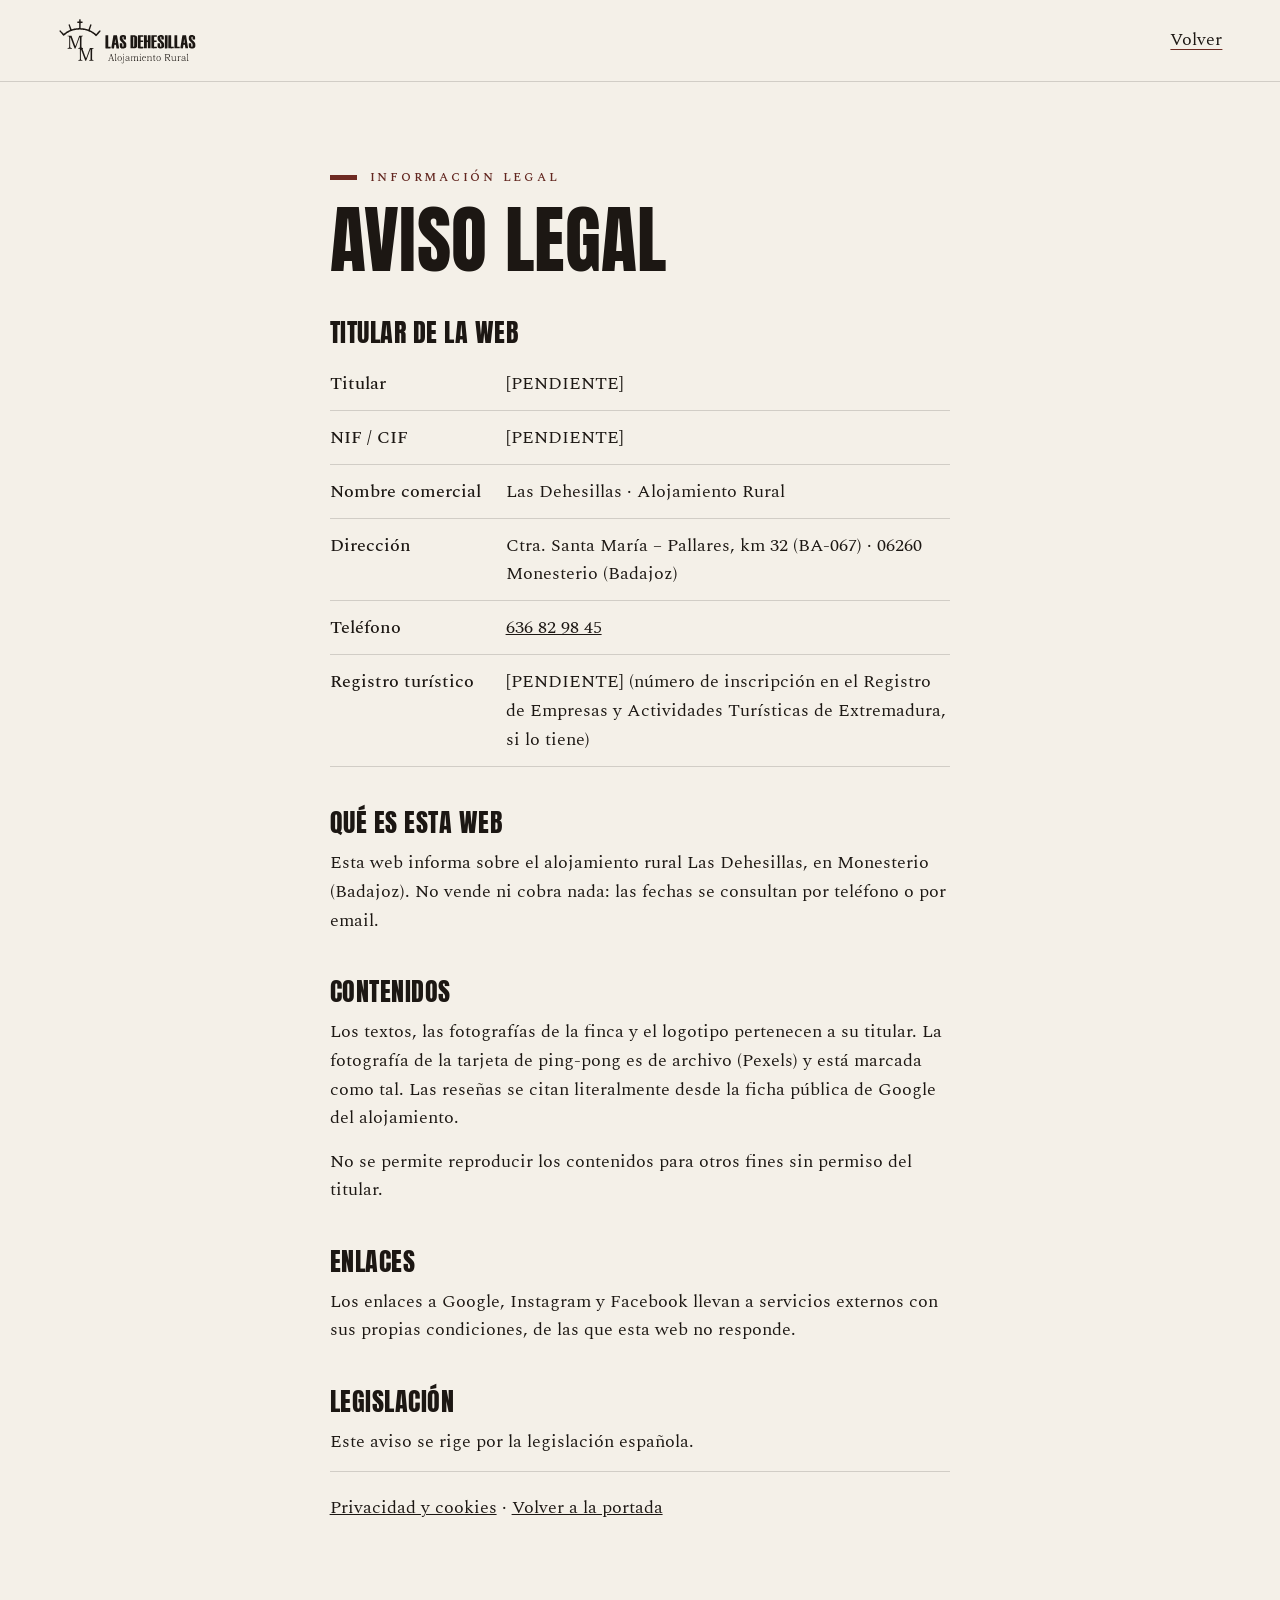
<file: aviso-legal.html>
<!DOCTYPE html>
<html lang="es">
<head>
<meta charset="utf-8">
<meta name="robots" content="noindex, nofollow">
<meta name="viewport" content="width=device-width, initial-scale=1">
<title>Aviso legal · Las Dehesillas</title>
<link rel="icon" href="assets/favicon.svg" type="image/svg+xml">
<link rel="preconnect" href="https://fonts.googleapis.com">
<link rel="preconnect" href="https://fonts.gstatic.com" crossorigin>
<link rel="stylesheet" href="https://fonts.googleapis.com/css2?family=Anton&family=Spectral:ital,wght@0,300;0,400;0,500;1,300;1,400&family=Spectral+SC:wght@400;500&display=swap">
<link rel="stylesheet" href="css/estilos.css?v=f9603875">
</head>
<body class="legal">

<header class="legal__cabecera">
  <a href="index.html" aria-label="Volver a la portada de Las Dehesillas"><img src="assets/logo-dehesillas.svg" width="558" height="184" alt="Las Dehesillas · Alojamiento Rural"></a>
  <a class="enlace" href="index.html">Volver</a>
</header>

<main class="legal__cuerpo" id="contenido">
  <p class="antetitulo">Información legal</p>
  <h1 class="titular">Aviso legal</h1>

  <h2>Titular de la web</h2>
  <dl class="legal__datos">
    <div><dt>Titular</dt><dd>[PENDIENTE]</dd></div>
    <div><dt>NIF / CIF</dt><dd>[PENDIENTE]</dd></div>
    <div><dt>Nombre comercial</dt><dd>Las Dehesillas · Alojamiento Rural</dd></div>
    <div><dt>Dirección</dt><dd>Ctra. Santa María – Pallares, km 32 (BA-067) · 06260 Monesterio (Badajoz)</dd></div>
    <div><dt>Teléfono</dt><dd><a href="tel:+34636829845">636 82 98 45</a></dd></div>
    <div><dt>Registro turístico</dt><dd>[PENDIENTE] (número de inscripción en el Registro de Empresas y Actividades Turísticas de Extremadura, si lo tiene)</dd></div>
  </dl>

  <h2>Qué es esta web</h2>
  <p>Esta web informa sobre el alojamiento rural Las Dehesillas, en Monesterio (Badajoz). No vende ni cobra nada: las fechas se consultan por teléfono o por email.</p>

  <h2>Contenidos</h2>
  <p>Los textos, las fotografías de la finca y el logotipo pertenecen a su titular. La fotografía de la tarjeta de ping-pong es de archivo (Pexels) y está marcada como tal. Las reseñas se citan literalmente desde la ficha pública de Google del alojamiento.</p>
  <p>No se permite reproducir los contenidos para otros fines sin permiso del titular.</p>

  <h2>Enlaces</h2>
  <p>Los enlaces a Google, Instagram y Facebook llevan a servicios externos con sus propias condiciones, de las que esta web no responde.</p>

  <h2>Legislación</h2>
  <p>Este aviso se rige por la legislación española.</p>

  <p class="legal__pie"><a href="privacidad.html">Privacidad y cookies</a> · <a href="index.html">Volver a la portada</a></p>
</main>

</body>
</html>
</file>
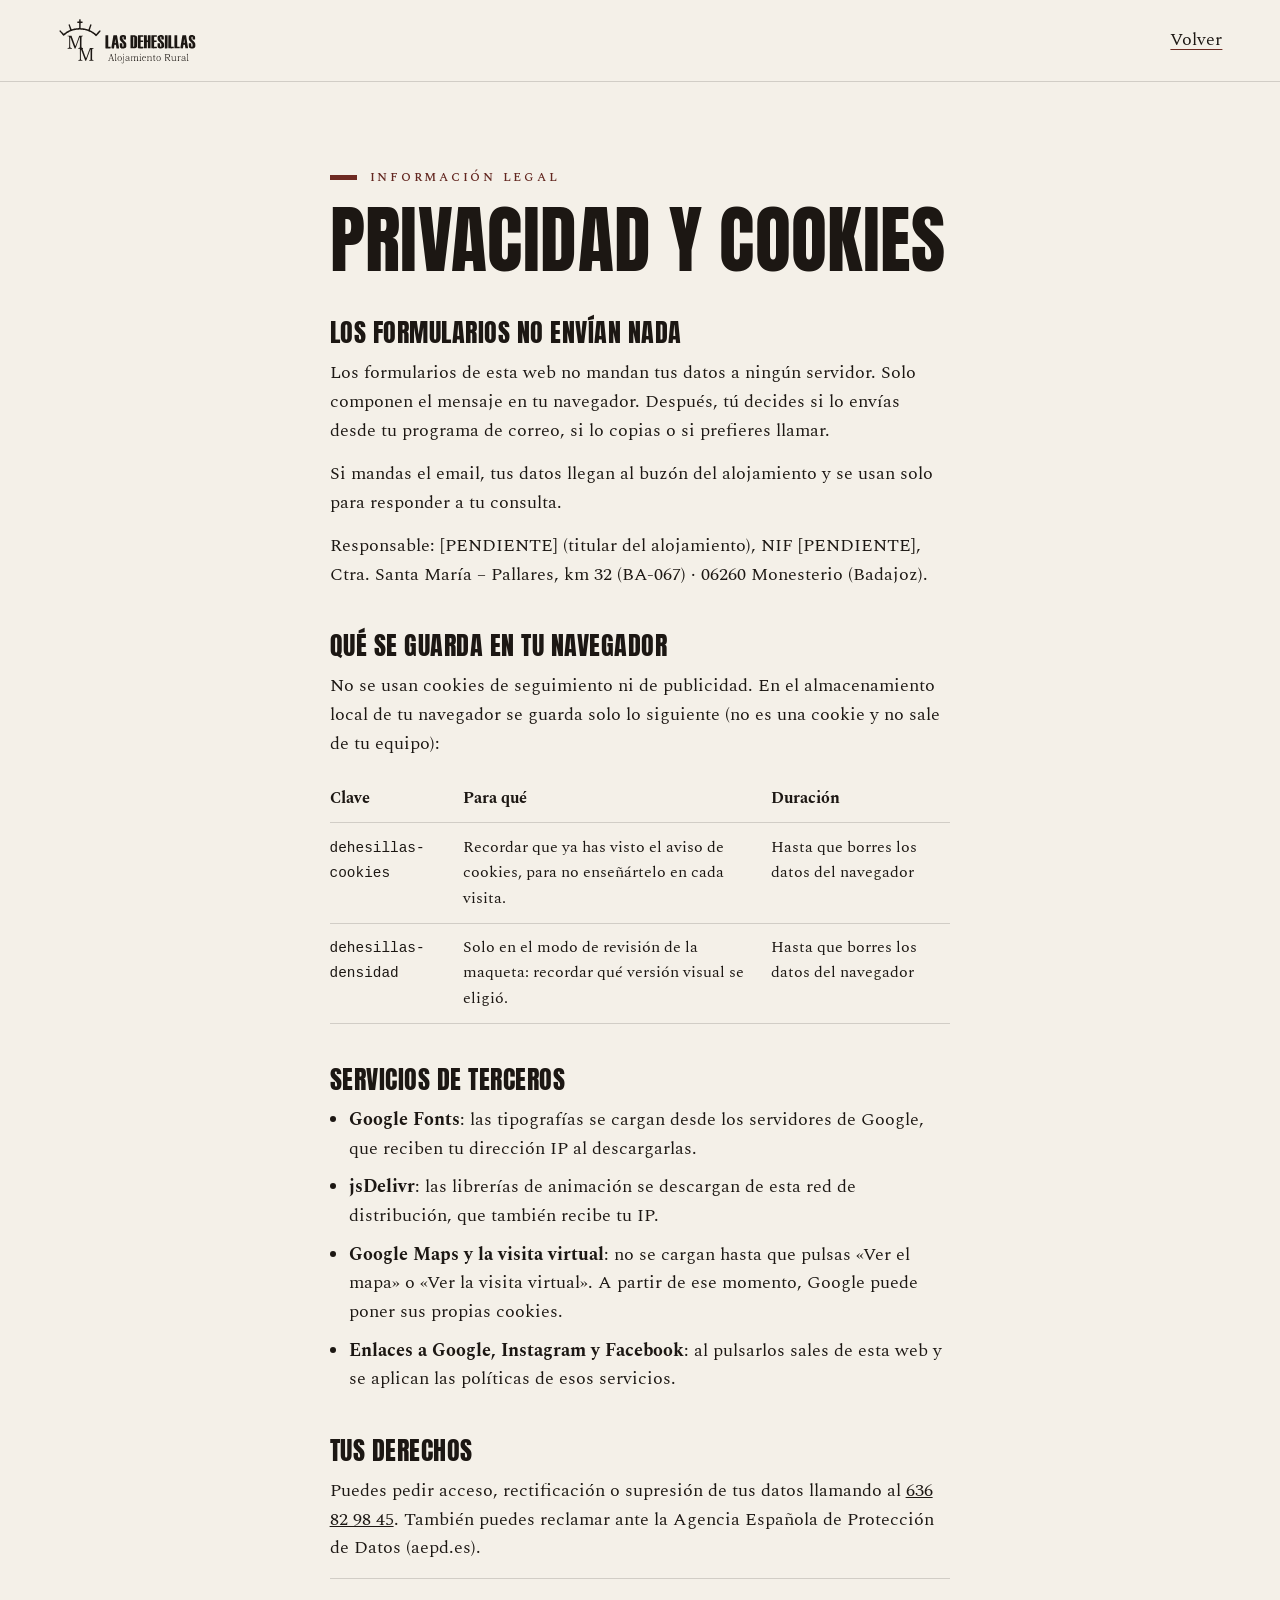
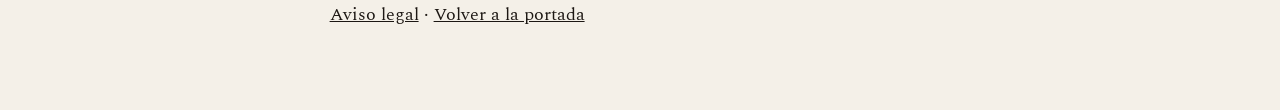
<file: privacidad.html>
<!DOCTYPE html>
<html lang="es">
<head>
<meta charset="utf-8">
<meta name="robots" content="noindex, nofollow">
<meta name="viewport" content="width=device-width, initial-scale=1">
<title>Privacidad y cookies · Las Dehesillas</title>
<link rel="icon" href="assets/favicon.svg" type="image/svg+xml">
<link rel="preconnect" href="https://fonts.googleapis.com">
<link rel="preconnect" href="https://fonts.gstatic.com" crossorigin>
<link rel="stylesheet" href="https://fonts.googleapis.com/css2?family=Anton&family=Spectral:ital,wght@0,300;0,400;0,500;1,300;1,400&family=Spectral+SC:wght@400;500&display=swap">
<link rel="stylesheet" href="css/estilos.css?v=f9603875">
</head>
<body class="legal">

<header class="legal__cabecera">
  <a href="index.html" aria-label="Volver a la portada de Las Dehesillas"><img src="assets/logo-dehesillas.svg" width="558" height="184" alt="Las Dehesillas · Alojamiento Rural"></a>
  <a class="enlace" href="index.html">Volver</a>
</header>

<main class="legal__cuerpo" id="contenido">
  <p class="antetitulo">Información legal</p>
  <h1 class="titular">Privacidad y cookies</h1>

  <h2>Los formularios no envían nada</h2>
  <p>Los formularios de esta web no mandan tus datos a ningún servidor. Solo componen el mensaje en tu navegador. Después, tú decides si lo envías desde tu programa de correo, si lo copias o si prefieres llamar.</p>
  <p>Si mandas el email, tus datos llegan al buzón del alojamiento y se usan solo para responder a tu consulta.</p>
  <p>Responsable: [PENDIENTE] (titular del alojamiento), NIF [PENDIENTE], Ctra. Santa María – Pallares, km 32 (BA-067) · 06260 Monesterio (Badajoz).</p>

  <h2>Qué se guarda en tu navegador</h2>
  <p>No se usan cookies de seguimiento ni de publicidad. En el almacenamiento local de tu navegador se guarda solo lo siguiente (no es una cookie y no sale de tu equipo):</p>
  <table class="legal__tabla">
    <thead><tr><th scope="col">Clave</th><th scope="col">Para qué</th><th scope="col">Duración</th></tr></thead>
    <tbody>
      <tr><td><code>dehesillas-cookies</code></td><td>Recordar que ya has visto el aviso de cookies, para no enseñártelo en cada visita.</td><td>Hasta que borres los datos del navegador</td></tr>
      <!-- [MANDO DE MAQUETA] fila eliminable junto con el mando, ver README -->
      <tr><td><code>dehesillas-densidad</code></td><td>Solo en el modo de revisión de la maqueta: recordar qué versión visual se eligió.</td><td>Hasta que borres los datos del navegador</td></tr>
    </tbody>
  </table>

  <h2>Servicios de terceros</h2>
  <ul>
    <li><strong>Google Fonts</strong>: las tipografías se cargan desde los servidores de Google, que reciben tu dirección IP al descargarlas.</li>
    <li><strong>jsDelivr</strong>: las librerías de animación se descargan de esta red de distribución, que también recibe tu IP.</li>
    <li><strong>Google Maps y la visita virtual</strong>: no se cargan hasta que pulsas «Ver el mapa» o «Ver la visita virtual». A partir de ese momento, Google puede poner sus propias cookies.</li>
    <li><strong>Enlaces a Google, Instagram y Facebook</strong>: al pulsarlos sales de esta web y se aplican las políticas de esos servicios.</li>
  </ul>

  <h2>Tus derechos</h2>
  <p>Puedes pedir acceso, rectificación o supresión de tus datos llamando al <a href="tel:+34636829845">636 82 98 45</a>. También puedes reclamar ante la Agencia Española de Protección de Datos (aepd.es).</p>

  <p class="legal__pie"><a href="aviso-legal.html">Aviso legal</a> · <a href="index.html">Volver a la portada</a></p>
</main>

</body>
</html>
</file>
<file: css/estilos.css>
/* ═══════════════════════════════════════════════════════════════════════════
   Las Dehesillas · «Cal y almagre»
   Paleta medida con PIL en sus fotos (scripts/paleta.py), corrigiendo en cada
   una el balance de blancos contra un trozo de cal de la misma fachada:
     almagre  zócalo al sol (Foto-144) #61251E · zócalo del patio (Foto-142)
              #6F352D → #6E2A22, entre las dos. Matiz 6–7º: rojo óxido. El
              #632536 de su web actual es un vino (344º): no es su pared.
              Es el ÚNICO acento.
     cal      la referencia de blanco de la corrección: #F4F0E8 (fondo);
              superficie, una cal más tostada #EAE2D3.
     teja     alero del patio (Foto-142) #B67161 · encina, copa en la aérea
              #5B6154. Las dos solo en el dibujo de las casas.
   Contrastes (scripts/paleta.py y verificar.mjs): tinta/cal 15,6:1 ·
   almagre/cal 9,2:1 · almagre/cal tostada 8,1:1 · cal/carbón 16,3:1.
   Letra: Anton (como «LAS DEHESILLAS»: ancho 0,99 y mancha 0,62 frente a 0,60
   del logo, ver scripts/comparar-letra.py) + Spectral (como «Alojamiento Rural»).
   ═══════════════════════════════════════════════════════════════════════════ */

:root {
  --cal: #F4F0E8;
  --cal-tostada: #EAE2D3;
  --cal-honda: #DED3BF;
  --tinta: #1C1713;
  --carbon: #16130F;
  --almagre: #6E2A22;
  --almagre-hondo: #521E18;
  --teja: #B67161;
  --encina: #5B6154;

  /* derivados del acento, nunca otro color: */
  --acento-texto: #5F241D;                                                  /* respaldo sin color-mix */
  --acento-texto: color-mix(in srgb, var(--almagre) 86%, var(--tinta));     /* texto pequeño sobre cal: 10,9:1 */
  --almagre-claro: #D9A699;
  --almagre-claro: color-mix(in srgb, var(--almagre) 30%, var(--cal));      /* texto sobre carbón: ≥ 7:1 */
  --almagre-vivo: #8E3E25;
  --almagre-vivo: color-mix(in srgb, var(--almagre) 75%, #F07A2E);          /* el monograma ya enfriado, sobre carbón */

  --apagado: #5A5047;                                    /* texto secundario sobre cal (≥ 7:1) */
  --apagado-oscuro: rgba(244, 240, 232, .76);           /* texto secundario sobre carbón (≥ 10:1) */
  --linea: rgba(28, 23, 19, .16);

  --tipo-rotulo: 'Anton', 'Impact', 'Arial Narrow', sans-serif;
  --tipo-texto: 'Spectral', Georgia, 'Times New Roman', serif;
  --tipo-versal: 'Spectral SC', 'Spectral', Georgia, serif;

  --cab: 76px;
  --margen: clamp(1rem, 4.5vw, 4.5rem);
  --zocalo: clamp(58px, 9vh, 92px);
  --suave: cubic-bezier(.22, 1, .36, 1);
}

*, *::before, *::after { box-sizing: border-box; }
html { -webkit-text-size-adjust: 100%; text-size-adjust: 100%; overflow-x: clip; }
html:not(.lenis) { scroll-behavior: smooth; }
html.lenis, html.lenis body { height: auto; }
.lenis.lenis-smooth { scroll-behavior: auto !important; }
.lenis.lenis-smooth [data-lenis-prevent] { overscroll-behavior: contain; }
.lenis.lenis-stopped { overflow: hidden; }

body {
  margin: 0;
  background: var(--cal);
  color: var(--tinta);
  font: 400 1.125rem/1.6 var(--tipo-texto);
  overflow-x: clip;
  -webkit-font-smoothing: antialiased;
}
img, svg { display: block; max-width: 100%; }
img { height: auto; }
a { color: inherit; }
h1, h2, h3, p, figure, blockquote, dl, dd, ul, ol, address { margin: 0; }
address { font-style: normal; }
button, input, select, textarea { font: inherit; color: inherit; }
.simbolos { position: absolute; width: 0; height: 0; overflow: hidden; }

.visualmente-oculto {
  position: absolute !important; width: 1px; height: 1px; padding: 0; margin: -1px;
  overflow: hidden; clip: rect(0 0 0 0); white-space: nowrap; border: 0;
}
.salto-contenido {
  position: fixed; left: 1rem; top: -4rem; z-index: 1000;
  padding: .7rem 1rem;
  background: var(--tinta); color: var(--cal); text-decoration: none;
}
.salto-contenido:focus { top: 1rem; }
:focus-visible { outline: 2px solid var(--almagre); outline-offset: 3px; }

/* ═══════════════ piezas comunes ═══════════════ */
.antetitulo {
  display: flex; align-items: center; gap: .8rem;
  margin-bottom: 1.1rem;
  font: 500 .86rem/1 var(--tipo-versal);
  letter-spacing: .2em; text-transform: lowercase;
  color: var(--acento-texto);
}
/* un zócalo en miniatura delante de cada antetítulo */
.antetitulo::before { content: ''; flex: none; width: 1.7rem; height: 5px; background: var(--almagre); }
.titular {
  /* 1,02 y no menos: con .92 la tilde de una mayúscula (AGUAFRÍA) se mete en la línea de arriba */
  font: 400 clamp(2.6rem, 6vw, 5.6rem)/1.02 var(--tipo-rotulo);
  text-transform: uppercase; letter-spacing: .005em;
}
.entrada { margin-top: 1.3rem; max-width: 36rem; font-size: clamp(1.18rem, 1.6vw, 1.32rem); font-weight: 300; line-height: 1.5; }
.enlace {
  padding: 0; border: 0; background: none; color: inherit; cursor: pointer;
  text-decoration: underline; text-underline-offset: .22em; text-decoration-thickness: 1px;
  text-decoration-color: var(--almagre);
}
.estrella { font-family: 'Segoe UI Symbol', 'Noto Sans Symbols 2', sans-serif; font-size: .62em; vertical-align: .38em; margin-left: .04em; color: var(--almagre); }

.boton {
  --fondo: var(--tinta); --texto: var(--cal); --borde: transparent;
  display: inline-flex; align-items: center; justify-content: center; gap: .6rem;
  min-height: 3.25rem; padding: .95rem 1.55rem;
  border: 1.5px solid var(--borde); border-radius: 2px;
  background: var(--fondo); color: var(--texto);
  font: 400 1rem/1 var(--tipo-rotulo); letter-spacing: .07em; text-transform: uppercase;
  text-decoration: none; cursor: pointer;
  transition: background-color .35s var(--suave), color .35s var(--suave), border-color .35s var(--suave);
}
.boton--almagre { --fondo: var(--almagre); --texto: var(--cal); }
.boton--almagre:hover { --fondo: var(--almagre-hondo); }
.boton--linea { --fondo: transparent; --texto: var(--tinta); --borde: var(--tinta); }
.boton--linea:hover { --fondo: var(--tinta); --texto: var(--cal); }
.boton--mini { min-height: 2.7rem; padding: .7rem 1.1rem; font-size: .92rem; }

/* titulares partidos (char-reveal) */
[data-revelar] .palabra {
  display: inline-block; white-space: nowrap; vertical-align: top;
  overflow: hidden;
  /* la caja recortada crece para no cortar tildes ni descendentes */
  padding: .16em .02em .1em; margin: -.16em -.02em -.1em;
}
[data-revelar] .letra, [data-revelar] .palabra-int { display: inline-block; }
.con-movimiento [data-revelar] .letra,
.con-movimiento [data-revelar] .palabra-int { transform: translateY(112%); }

/* el zócalo: banda de almagre con su filete encima, como en la pared */
.zocalo {
  position: relative;
  display: flex; align-items: center;
  min-height: var(--zocalo);
  padding: 0 var(--margen);
  background: var(--almagre); color: var(--cal);
}
.zocalo::before {
  content: ''; position: absolute; left: 0; right: 0; top: -10px; height: 4px;
  background: var(--almagre);
}
.zocalo__texto {
  font: 400 clamp(.82rem, 1.1vw, .98rem)/1.3 var(--tipo-versal);
  letter-spacing: .18em; text-transform: lowercase;
}
.zocalo__punto { margin: 0 .5em; }

/* separador grande: el zócalo que se pinta de lado a lado */
.separa { position: relative; z-index: 1; padding-top: 10px; }
.separa__banda {
  position: relative; display: block;
  height: clamp(22px, 3vw, 34px);
  background: var(--almagre);
}
.separa__banda::before { content: ''; position: absolute; left: 0; right: 0; top: -10px; height: 4px; background: var(--almagre); }
.con-movimiento .separa__banda { clip-path: inset(-12px 100% 0 0); transition: clip-path 1.5s cubic-bezier(.77, 0, .18, 1); }
.con-movimiento .separa.es-pintada .separa__banda { clip-path: inset(-12px 0 0 0); }

/* consentimiento (mapa y visita virtual): nada de Google hasta el clic */
.consentimiento {
  position: absolute; inset: 0;
  display: grid; align-content: center; justify-items: start; gap: 1.1rem;
  padding: clamp(1.4rem, 3vw, 2.4rem);
  background: var(--cal-tostada);
}
.consentimiento p { max-width: 24rem; font-size: 1rem; color: var(--apagado); }

/* ═══════════════ cortina: el monograma al rojo ═══════════════ */
.cortina {
  position: fixed; inset: 0; z-index: 900;
  display: none;
  pointer-events: none;
  background: var(--carbon);                 /* provisional hasta que el JS pinta el panel */
}
.cortina[hidden] { display: none; }           /* su propia regla: [hidden] no gana a display:block */
.con-js .cortina { display: block; }
html.con-js .cortina.cortina--pintada { background: transparent; }
html.con-js .cortina.fuera,
html.con-js.cortina-fuera .cortina { display: none; }
.cortina__lienzo { position: absolute; inset: 0; width: 100%; height: 100%; }
.cortina__panel { fill: var(--carbon); }
.cortina__contenido {
  position: absolute; inset: 0;
  display: grid; place-content: center; justify-items: center;
  gap: clamp(.8rem, 2.4vh, 1.4rem);
  color: var(--cal);
}
.cortina__sello { position: relative; width: min(42vw, 28vh, 210px); aspect-ratio: 178 / 176; }
.cortina__mm { position: absolute; inset: 0; width: 100%; height: 100%; overflow: visible; will-change: opacity; }
/* tres temperaturas del mismo dibujo; solo se anima su opacidad */
.cortina__mm--vivo { color: #FFF4CF; }
.cortina__mm--brasa { color: #F2843A; }
.cortina__mm--almagre { color: var(--almagre-vivo); }
/* el halo de brasa: copias con un desenfoque FIJO (nunca se anima el filtro) */
.cortina__mm--halo { color: #FFB04A; filter: blur(5px); }
.cortina__mm--halo-ancho { color: #E2561A; filter: blur(20px); transform: scale(1.06); }
.con-js .cortina__mm { opacity: 0; }
.cortina__nombre {
  overflow: hidden; padding: .1em .05em 0;
  font: 400 clamp(2.1rem, 6.4vw, 4.4rem)/1 var(--tipo-rotulo);
  text-transform: uppercase; letter-spacing: .02em;
}
.cortina__nombre span { display: inline-block; }
.con-js .cortina__nombre span { transform: translateY(112%); }
.cortina__pie {
  font: 300 clamp(1.05rem, 2vw, 1.4rem)/1 var(--tipo-texto);
  letter-spacing: .2em; color: var(--apagado-oscuro);
}
.con-js .cortina__pie { opacity: 0; }

/* ═══════════════ cabecera ═══════════════ */
.cabecera {
  position: fixed; top: 0; left: 0; right: 0; z-index: 400;
  height: var(--cab);
  display: flex; align-items: center; gap: clamp(1rem, 2.6vw, 2.4rem);
  padding: 0 var(--margen);
  transition: background-color .45s var(--suave), box-shadow .45s var(--suave);
}
.cabecera--fija {
  background: rgba(244, 240, 232, .88);
  -webkit-backdrop-filter: blur(12px); backdrop-filter: blur(12px);
  box-shadow: 0 1px 0 var(--linea);
}
.marca { position: relative; z-index: 2; display: flex; align-items: center; gap: .7rem; flex: none; text-decoration: none; }
.marca__mm { width: 38px; height: 38px; color: var(--tinta); }
.marca__nombre { font: 400 1.32rem/1 var(--tipo-rotulo); text-transform: uppercase; letter-spacing: .02em; }
.cabecera__nav { display: flex; gap: clamp(1rem, 2.2vw, 2rem); margin-left: auto; }
.cabecera__nav a { position: relative; text-decoration: none; font-size: 1.04rem; }
.cabecera__nav a::after {
  content: ''; position: absolute; left: 0; right: 0; bottom: -6px; height: 3px;
  background: var(--almagre); transform: scaleX(0); transform-origin: 0 50%;
  transition: transform .45s var(--suave);
}
.cabecera__nav a:hover::after { transform: scaleX(1); }
.cabecera__llamar-movil { display: none; }
.cabecera__cta { flex: none; }
/* la barra de lectura es un zócalo que crece */
.cabecera__progreso {
  position: absolute; left: 0; right: 0; bottom: -1px; height: 4px;
  background: var(--almagre);
  transform: scaleX(var(--p, 0)); transform-origin: 0 50%;
  opacity: 0; transition: opacity .3s;
}
.cabecera--fija .cabecera__progreso { opacity: 1; }

.hamburguesa {
  display: none;
  position: relative; z-index: 2;
  width: 46px; height: 46px; margin-left: auto;
  border: 1.5px solid var(--tinta); border-radius: 2px;
  background: transparent; cursor: pointer;
  place-content: center; gap: 6px;
}
.hamburguesa__linea { display: block; width: 18px; height: 1.5px; background: currentColor; transition: transform .4s var(--suave); }
.menu-abierto .hamburguesa__linea:first-child { transform: translateY(3.75px) rotate(45deg); }
.menu-abierto .hamburguesa__linea:nth-child(2) { transform: translateY(-3.75px) rotate(-45deg); }

/* ═══════════════ hero ═══════════════ */
.hero {
  position: relative;
  min-height: 100vh; min-height: 100svh;
  display: grid;
  grid-template-columns: minmax(0, 1.1fr) minmax(0, .9fr);
  grid-template-rows: 1fr auto;
  column-gap: clamp(2rem, 5vw, 5rem);
  padding: calc(var(--cab) + clamp(1rem, 3vh, 2.4rem)) var(--margen) 0;
  background: var(--cal);
}
.hero__texto { align-self: center; padding-bottom: clamp(1.6rem, 5vh, 3.4rem); }
.hero__titulo {
  font: 400 clamp(3.2rem, 7.6vw, 8.6rem)/.9 var(--tipo-rotulo);
  text-transform: uppercase; letter-spacing: .005em;
}
.hero__titulo em { font-style: normal; color: var(--almagre); }
.hero__sub { margin-top: 1.4rem; max-width: 30rem; font-size: clamp(1.2rem, 1.7vw, 1.42rem); font-weight: 300; line-height: 1.45; }
.hero__sub i { font-style: italic; }
.cifras { display: flex; flex-wrap: wrap; gap: .8rem clamp(1.6rem, 3vw, 2.8rem); margin-top: 1.8rem; }
.cifras div { display: flex; flex-direction: column-reverse; }
.cifras dd { font: 400 clamp(2rem, 3vw, 2.6rem)/1 var(--tipo-rotulo); }
.cifras dt { margin-top: .3rem; font: 400 .95rem/1.2 var(--tipo-versal); letter-spacing: .1em; color: var(--apagado); }
.hero__acciones { display: flex; flex-wrap: wrap; gap: .8rem; margin-top: 2rem; }

.hero__foto {
  position: relative;
  align-self: end; justify-self: end;
  width: min(100%, 34rem);
  height: min(70svh, 44rem);
  margin: 0;
  overflow: hidden;
  /* medio punto: el radio se recorta a la mitad del ancho. El único arco de la página. */
  border-radius: 999px 999px 0 0;
  background: var(--cal-honda);
  z-index: 1;                       /* se apoya en el zócalo y tapa su filete */
}
.hero__foto img { position: absolute; left: 0; top: -7%; width: 100%; height: 114%; object-fit: cover; object-position: 50% 40%; }
.con-movimiento .hero__foto img { will-change: transform; }
.hero__zocalo { grid-column: 1 / -1; margin: 0 calc(-1 * var(--margen)); }

/* ═══ [MANDO DE MAQUETA] la ficha rápida solo existe en la versión sobria ═══ */
.ficha { display: none; }
/* ═══ fin del bloque [MANDO DE MAQUETA] ═══ */

/* ═══════════════ la finca ═══════════════ */
.finca {
  display: grid; grid-template-columns: minmax(0, 5fr) minmax(0, 6fr);
  align-items: center; gap: clamp(2rem, 6vw, 6rem);
  padding: clamp(5rem, 11vw, 9rem) var(--margen);
}
.finca__cita { margin: 2.4rem 0 0; padding: 0; max-width: 34rem; }
.finca__cita p { font: italic 300 clamp(1.45rem, 2.3vw, 2.05rem)/1.32 var(--tipo-texto); }
.finca__cita footer { margin-top: .9rem; font: 400 .95rem/1 var(--tipo-versal); letter-spacing: .14em; color: var(--acento-texto); }
.finca__foto { margin: 0; }
.finca__foto img { width: 100%; aspect-ratio: 3 / 2; object-fit: cover; }
.finca__foto figcaption { margin-top: .7rem; font-size: .95rem; font-style: italic; color: var(--apagado); }
/* «se encala»: la foto aparece de arriba abajo, como una mano de cal */
.con-movimiento .encalar img { clip-path: inset(0 0 100% 0); transition: clip-path 1.5s cubic-bezier(.77, 0, .18, 1); }
.con-movimiento .encalar.es-visible img { clip-path: inset(0 0 0 0); }

/* ═══════════════ el plano ═══════════════ */
.plano { padding: clamp(4.5rem, 9vw, 7rem) var(--margen); }
.plano__fijo {
  display: grid;
  grid-template-columns: minmax(0, 1.65fr) minmax(0, 1fr);
  grid-template-areas: 'cabeza cabeza' 'marco lista';
  gap: clamp(1.6rem, 3.5vw, 3.2rem) clamp(1.6rem, 4vw, 4rem);
  align-items: start;
  max-width: 96rem; margin: 0 auto;
}
.plano__cabeza { grid-area: cabeza; }
.plano__ayuda { margin-top: 1rem; color: var(--apagado); font-size: 1.05rem; }
.plano__marco {
  grid-area: marco;
  position: relative; overflow: hidden;
  aspect-ratio: 16 / 9;
  background: var(--cal-honda);
}
.plano__camara { position: absolute; inset: 0; transform-origin: 0 0; }
.plano__camara img { width: 100%; height: 100%; object-fit: cover; }
.pin {
  position: absolute; left: var(--x); top: var(--y);
  width: 36px; height: 36px; margin: -18px 0 0 -18px;
  display: grid; place-items: center;
  border-radius: 50%;
  background: var(--almagre); color: var(--cal);
  font: 400 1rem/1 var(--tipo-rotulo); text-decoration: none;
  box-shadow: 0 0 0 3px rgba(244, 240, 232, .92), 0 6px 18px -6px rgba(0, 0, 0, .6);
  transform: scale(var(--inv, 1));
  transition: transform .35s var(--suave), background-color .3s;
}
.pin.es-activo { transform: scale(calc(var(--inv, 1) * 1.28)); background: var(--almagre-hondo); }
.pin.es-activo::after {
  content: ''; position: absolute; inset: -3px; border-radius: 50%;
  border: 2px solid var(--cal);
  animation: onda 1.8s var(--suave) infinite;
}
@keyframes onda { 0% { transform: scale(1); opacity: .9; } 100% { transform: scale(2); opacity: 0; } }

.plano__lista { grid-area: lista; list-style: none; padding: 0; border-top: 1px solid var(--linea); }
.punto { border-bottom: 1px solid var(--linea); }
.punto__enlace {
  display: flex; align-items: baseline; gap: .9rem;
  padding: 1rem 0 .3rem;
  text-decoration: none;
  font: 400 clamp(1.3rem, 2vw, 1.75rem)/1.1 var(--tipo-rotulo); text-transform: uppercase;
  transition: color .3s;
}
.punto__num {
  flex: none; display: inline-grid; place-items: center;
  width: 1.6em; height: 1.6em; border-radius: 50%;
  background: var(--almagre); color: var(--cal);
  font-size: .62em; transform: translateY(-.15em);
}
.punto__zona { display: none; }
.punto__texto { padding: 0 0 1rem 2.6rem; color: var(--apagado); font-size: 1.05rem; }
.punto.es-activo .punto__enlace { color: var(--almagre); }
.punto__enlace:hover { color: var(--almagre); }

/* anclado (solo «Cal y almagre», con movimiento y pantalla ancha): la cámara recorre los puntos.
   El marco conserva SIEMPRE el 16:9 de la foto: los puntos van en % de su caja y,
   si la foto se recortara con cover, dejarían de caer en su sitio. */
.plano-anclado .plano { padding: 0 var(--margen); }
.plano-anclado .plano__fijo {
  height: 100vh;
  padding: calc(var(--cab) + 3vh) 0 4vh;
  grid-template-columns: minmax(0, 1fr) minmax(17rem, 24rem);
  grid-template-rows: auto minmax(0, 1fr);
  grid-template-areas: 'marco cabeza' 'marco lista';
  align-items: start;
}
.plano-anclado .plano__marco {
  aspect-ratio: 16 / 9; width: 100%;
  max-width: calc((100vh - var(--cab) - 7vh) * 16 / 9);
  align-self: center; justify-self: start;
}
.plano-anclado .plano__cabeza .titular { font-size: clamp(2.2rem, 3.6vw, 3.8rem); }
.plano-anclado .plano__lista { align-self: start; }
.plano-anclado .punto__texto {
  max-height: 0; overflow: hidden; opacity: 0; padding-bottom: 0;
  transition: max-height .5s var(--suave), opacity .4s, padding .5s var(--suave);
}
.plano-anclado .punto.es-activo .punto__texto { max-height: 6em; opacity: 1; padding-bottom: 1rem; }

/* ═══════════════ las casas ═══════════════ */
.casas { padding: clamp(4.5rem, 9vw, 7rem) var(--margen); }
.casas__cabeza { display: grid; grid-template-columns: minmax(0, 1.2fr) minmax(0, 1fr); align-items: end; gap: 2rem 4rem; max-width: 96rem; margin: 0 auto; }
.casas__dibujo { width: 100%; max-width: 32rem; justify-self: end; overflow: visible; }
.casas__teja { fill: var(--teja); }
.casas__muro { fill: #FFFDF8; stroke: var(--tinta); stroke-width: 1.2; }
.casas__zocalo { fill: var(--almagre); }
.casas__hueco { fill: var(--tinta); }
.casas__encina path:first-child { fill: var(--encina); }
.casas__tronco { fill: var(--tinta); }
.casas__suelo { stroke: var(--tinta); stroke-width: 1.2; }

.rasgos {
  list-style: none; padding: 0;
  display: grid; grid-template-columns: repeat(2, minmax(0, 1fr)); gap: 0 clamp(2rem, 5vw, 5rem);
  max-width: 96rem; margin: clamp(2.6rem, 5vw, 4rem) auto 0;
  border-top: 1px solid var(--linea);
}
.rasgos li {
  display: flex; align-items: baseline; gap: .9rem;
  padding: .95rem 0; border-bottom: 1px solid var(--linea);
  font-size: 1.15rem;
}
.rasgos li::before { content: ''; flex: none; width: .8rem; height: .8rem; background: var(--almagre); transform: translateY(.05rem); }
.rasgos strong { font-weight: 500; }
.casas__nota { max-width: 96rem; margin: 1.4rem auto 0; font-style: italic; color: var(--apagado); }

.galeria {
  list-style: none; padding: 0;
  max-width: 96rem; margin: clamp(3rem, 6vw, 4.6rem) auto 0;
  display: grid; grid-template-columns: repeat(6, minmax(0, 1fr));
  grid-auto-rows: clamp(8.5rem, 14vw, 14rem);
  gap: clamp(.6rem, 1.2vw, 1rem);
}
.galeria__item { position: relative; overflow: hidden; background: var(--cal-honda); }
.galeria__item img { width: 100%; height: 100%; object-fit: cover; transition: transform 1.2s var(--suave); }
.galeria__item:hover img { transform: scale(1.04); }
.galeria__item:nth-child(1) { grid-column: 1 / 3; grid-row: 1 / 4; }
.galeria__item:nth-child(2) { grid-column: 3 / 7; grid-row: 1 / 3; }
.galeria__item:nth-child(3) { grid-column: 3 / 5; grid-row: 3 / 4; }
.galeria__item:nth-child(4) { grid-column: 5 / 7; grid-row: 3 / 4; }
.galeria__item:nth-child(5) { grid-column: 1 / 4; grid-row: 4 / 6; }
.galeria__item:nth-child(6) { grid-column: 4 / 7; grid-row: 4 / 6; }
.galeria__pie {
  position: absolute; left: .7rem; bottom: .7rem;
  padding: .3rem .65rem;
  background: var(--cal); color: var(--tinta);
  font-size: .9rem; font-style: italic;
}

.fichas { max-width: 96rem; margin: clamp(3rem, 6vw, 4.6rem) auto 0; }
.fichas[hidden] { display: none; }
.fichas__titulo { font: 400 clamp(1.6rem, 3vw, 2.4rem)/1 var(--tipo-rotulo); text-transform: uppercase; margin-bottom: 1.4rem; }
.fichas__lista { list-style: none; padding: 0; display: grid; grid-template-columns: repeat(auto-fill, minmax(15rem, 1fr)); gap: 1rem; }
.ficha-hab { background: var(--cal-tostada); }
.ficha-hab img { width: 100%; aspect-ratio: 3 / 2; object-fit: cover; }
.ficha-hab div { padding: 1rem 1.1rem 1.2rem; }
.ficha-hab h4 { margin: 0 0 .3rem; font: 400 1.4rem/1 var(--tipo-rotulo); text-transform: uppercase; }
.ficha-hab p { font-size: 1rem; color: var(--apagado); }

.casas__pie { display: grid; grid-template-columns: minmax(0, 1fr) minmax(0, 1fr); gap: clamp(1rem, 3vw, 2.4rem); max-width: 96rem; margin: clamp(3rem, 6vw, 4.6rem) auto 0; }
.perro { display: grid; grid-template-columns: minmax(0, 1fr) minmax(0, 1.1fr); align-items: center; gap: 1.4rem; background: var(--cal-tostada); }
/* alto propio por proporción: con height:100% en una fila auto el alto es circular y en el iPhone el texto se montaba encima */
.perro img { width: 100%; height: auto; aspect-ratio: 4 / 3; object-fit: cover; }
.perro div { padding: 1.2rem 1.4rem 1.2rem 0; }
.perro__titulo { font: 400 clamp(1.6rem, 2.6vw, 2.3rem)/1 var(--tipo-rotulo); text-transform: uppercase; margin-bottom: .6rem; }
.visita360 { display: grid; grid-template-rows: auto 1fr; gap: .8rem; }
.visita360__titulo { font: 400 clamp(1.6rem, 2.6vw, 2.3rem)/1 var(--tipo-rotulo); text-transform: uppercase; }
.visita360__marco { position: relative; min-height: 16rem; overflow: hidden; }
.visita360__marco iframe { position: absolute; inset: 0; width: 100%; height: 100%; border: 0; }

/* ═══════════════ qué hacer: la pila ═══════════════ */
.hacer {
  --tope: calc(var(--cab) + 3vh);
  --recorrido: 30vh;          /* margen de cada <li>: TODAS, la última también */
  --reposo: 22vh;
  --alto-tarjeta: 30rem;      /* respaldo sin JS; el JS pone el alto de la más alta */
  padding: clamp(4.5rem, 9vw, 7rem) var(--margen) 0;
  /* lo que sigue sube a tapar el hueco que deja el margen de la última */
  margin-bottom: calc(-1 * var(--recorrido) + 3rem);
}
.hacer__cabeza { max-width: 80rem; margin: 0 auto clamp(2.4rem, 5vw, 4rem); }
.pila { list-style: none; margin: 0 auto; padding: 0; max-width: 80rem; display: flow-root; }
.pila__item { position: sticky; top: var(--tope); margin-bottom: var(--recorrido); }
.pila::after { content: ''; display: block; height: var(--reposo); }
.pila__item .tarjeta { height: var(--alto-tarjeta); }

.tarjeta {
  position: relative;
  display: grid; grid-template-columns: minmax(0, 1.15fr) minmax(0, 1fr);
  overflow: hidden;
  background: var(--cal-tostada);
  border-bottom: 18px solid var(--almagre);       /* cada tarjeta, su zócalo */
  box-shadow: 0 -22px 60px -34px rgba(28, 23, 19, .55);
  transform-origin: 50% 0;
}
.tarjeta::after {
  content: ''; position: absolute; inset: 0;
  background: var(--tinta); opacity: var(--oscuro, 0); pointer-events: none;
}
.tarjeta__foto { position: relative; margin: 0; min-height: 15rem; }
.tarjeta__foto img { position: absolute; inset: 0; width: 100%; height: 100%; object-fit: cover; }
.tarjeta__credito {
  position: absolute; left: .7rem; bottom: .7rem;
  padding: .25rem .6rem; background: rgba(28, 23, 19, .78); color: var(--cal);
  font-size: .78rem; letter-spacing: .04em;
}
.tarjeta__texto { align-self: center; padding: clamp(1.6rem, 4vw, 3.6rem); }
.tarjeta__num { font: 400 1.05rem/1 var(--tipo-rotulo); letter-spacing: .14em; color: var(--acento-texto); }
.tarjeta__titulo { margin: .8rem 0 1rem; font: 400 clamp(2.2rem, 4.4vw, 4rem)/1.02 var(--tipo-rotulo); text-transform: uppercase; }
.tarjeta__texto p:last-child { font-size: clamp(1.12rem, 1.5vw, 1.3rem); font-weight: 300; max-width: 26rem; }
.pila__item:nth-child(even) .tarjeta { grid-template-columns: minmax(0, 1fr) minmax(0, 1.15fr); }
.pila__item:nth-child(even) .tarjeta__foto { order: 2; }

/* la pila no cabe anclada (lo decide el JS midiendo): se desapila */
.hacer.pila-suelta { --recorrido: 0px; }
.hacer.pila-suelta .pila__item { position: static; margin-bottom: 1.2rem; }
.hacer.pila-suelta .pila::after { display: none; }
.hacer.pila-suelta .pila__item .tarjeta { height: auto; }

/* ═══════════════ marquee sobre almagre ═══════════════ */
.cinta {
  position: relative; z-index: 1;
  padding: 1.9rem 0;
  overflow: hidden;
  background: var(--almagre); color: var(--cal);
}
.cinta__pista { display: flex; width: max-content; will-change: transform; }
.cinta__grupo {
  display: flex; align-items: center; flex: none;
  font: 400 clamp(2.6rem, 7vw, 6rem)/1 var(--tipo-rotulo); text-transform: uppercase;
}
.cinta__grupo span { padding: 0 .42em; white-space: nowrap; }
.cinta__cruz { flex: none; width: .3em; height: .44em; color: var(--almagre-claro); }

/* ═══════════════ reseñas ═══════════════ */
.resenas { position: relative; z-index: 1; padding: clamp(5rem, 10vw, 8rem) var(--margen); background: var(--cal); text-align: center; }
.resenas__cabeza { display: grid; justify-items: center; margin-bottom: clamp(2.6rem, 5vw, 4rem); }
.resenas__cabeza .antetitulo { justify-content: center; }
.resenas__nota { font: 400 clamp(3.4rem, 9vw, 7.4rem)/.9 var(--tipo-rotulo); text-transform: uppercase; }
.resenas__cuantas { display: block; margin-top: .6rem; font-size: .34em; letter-spacing: .06em; color: var(--apagado); }
.citas {
  list-style: none; padding: 0;
  max-width: 84rem; margin: 0 auto clamp(2.4rem, 5vw, 3.6rem);
  display: grid; grid-template-columns: repeat(3, minmax(0, 1fr)); gap: clamp(1rem, 2.4vw, 2rem);
  text-align: left;
}
.cita {
  display: flex; flex-direction: column; justify-content: space-between; gap: 1.6rem;
  padding: clamp(1.5rem, 3vw, 2.2rem);
  background: var(--cal-tostada);
  border-top: 6px solid var(--almagre);
}
.cita blockquote { margin: 0; }
.cita blockquote p { font-size: 1.12rem; line-height: 1.55; font-style: italic; font-weight: 300; }
.cita__firma { font: 400 1.15rem/1 var(--tipo-rotulo); text-transform: uppercase; letter-spacing: .04em; }
.cita__firma span { font: italic 300 1rem/1 var(--tipo-texto); text-transform: none; letter-spacing: 0; color: var(--apagado); }
.con-movimiento .cita { opacity: 0; transform: translateY(28px); transition: opacity .9s var(--suave), transform .9s var(--suave); }
.con-movimiento .cita.es-visible { opacity: 1; transform: none; }
.con-movimiento .cita:nth-child(2) { transition-delay: .1s; }
.con-movimiento .cita:nth-child(3) { transition-delay: .2s; }

/* ═══════════════ cómo llegar ═══════════════ */
.llegar {
  position: relative; z-index: 1;
  display: grid; grid-template-columns: minmax(0, 1fr) minmax(0, 1.2fr);
  gap: clamp(2rem, 5vw, 5rem); align-items: center;
  padding: clamp(5rem, 10vw, 8rem) var(--margen);
  background: var(--cal);
}
.llegar__direccion { margin: 1.6rem 0 1rem; font: 400 clamp(1.3rem, 2vw, 1.6rem)/1.35 var(--tipo-texto); }
.llegar__texto p + p { margin-top: .8rem; }
.llegar__aviso { padding-left: 1rem; border-left: 5px solid var(--almagre); font-style: italic; }
.llegar__enlaces { margin-top: 1.4rem !important; }
.mapa { position: relative; aspect-ratio: 4 / 3; overflow: hidden; background: var(--cal-tostada); }
.mapa iframe { position: absolute; inset: 0; width: 100%; height: 100%; border: 0; }
.mapa .consentimiento {
  background:
    radial-gradient(circle at 86% 16%, var(--almagre) 0 8px, transparent 9px),
    radial-gradient(circle at 86% 16%, rgba(110, 42, 34, .18) 0 40px, transparent 41px),
    var(--cal-tostada);
}

/* ═══════════════ consultar fechas ═══════════════ */
.consultar { position: relative; z-index: 1; padding: clamp(5rem, 10vw, 8rem) var(--margen); background: var(--cal-tostada); }
.consultar__cabeza { max-width: 80rem; margin: 0 auto clamp(2.4rem, 5vw, 3.6rem); }
.reserva {
  max-width: 80rem; margin: 0 auto;
  display: grid; grid-template-columns: repeat(6, minmax(0, 1fr)); gap: 1.4rem 1.6rem;
}
.campo { display: grid; gap: .45rem; grid-column: span 2; }
.campo--corto { grid-column: span 1; }
.campo--ancho { grid-column: 1 / -1; }
.campo span { font: 400 .92rem/1 var(--tipo-versal); letter-spacing: .12em; text-transform: lowercase; color: var(--acento-texto); }
.campo input, .campo textarea, .config__campo select, .config__campo textarea {
  width: 100%; padding: .7rem .1rem;
  border: 0; border-bottom: 1.5px solid var(--tinta); border-radius: 0;
  background: transparent; font-size: 1.15rem;
}
.campo input:focus-visible, .campo textarea:focus-visible { outline: none; border-bottom-color: var(--almagre); box-shadow: 0 2px 0 var(--almagre); }
.campo textarea { resize: vertical; }
.reserva__error { grid-column: 1 / -1; min-height: 1.4em; color: var(--acento-texto); font-weight: 500; }
.reserva__enviar { grid-column: 1 / -1; justify-self: start; }
.reserva__listo { grid-column: 1 / -1; padding: clamp(1.4rem, 3vw, 2.2rem); background: var(--cal); border-left: 6px solid var(--almagre); }
.reserva__listo[hidden] { display: none; }
.mensaje__rotulo { font: 400 .92rem/1 var(--tipo-versal); letter-spacing: .12em; text-transform: lowercase; color: var(--acento-texto); margin-bottom: .8rem; }
.reserva__texto { margin: 0 0 1.4rem; white-space: pre-wrap; font: 400 1.08rem/1.55 var(--tipo-texto); }
.acciones { display: flex; flex-wrap: wrap; gap: .7rem; }
.acciones__estado { min-height: 1.4em; margin-top: .8rem; font-style: italic; }

/* ═══════════════ pie: el zócalo cierra la página ═══════════════ */
.pie { position: relative; z-index: 1; background: var(--cal); }
.pie__rejilla {
  display: grid; grid-template-columns: auto 1fr auto; align-items: end; gap: 2rem 3.4rem;
  padding: clamp(3.6rem, 7vw, 5.4rem) var(--margen) clamp(2.4rem, 5vw, 3.4rem);
  font-size: 1rem; color: var(--apagado);
}
.pie__logo { width: clamp(13rem, 22vw, 18rem); }
.pie__datos p + p, .pie__legal p + p { margin-top: .4rem; }
.pie__legal { text-align: right; }
.pie a { text-decoration-color: var(--almagre); }
.pie__zocalo { margin-top: 10px; justify-content: center; }

/* ═══════════════ cookies ═══════════════ */
.cookies {
  position: fixed; right: 1rem; bottom: 1rem; z-index: 600;
  max-width: 27rem;
  align-items: center; gap: 1rem 1.4rem;
  padding: 1.1rem 1.2rem 1.1rem 1.4rem;
  background: var(--tinta); color: var(--cal);
  border-bottom: 6px solid var(--almagre);
  box-shadow: 0 20px 50px -20px rgba(0, 0, 0, .6);
}
.cookies:not([hidden]) { display: flex; }      /* display solo si NO hay [hidden] */
.cookies__texto { font-size: .95rem; line-height: 1.5; }
.cookies__texto a { color: var(--almagre-claro); }
.cookies__acciones { flex: none; }

/* ═══════════════ [MANDO DE MAQUETA] — SOLO REVISIÓN. NO PUBLICAR ═══════════════
   Lo quita scripts/quitar-mando.mjs hasta el cierre marcado igual. */
.mando {
  position: fixed; left: 1rem; bottom: 1rem; z-index: 650;
  display: grid; gap: .45rem;
  padding: .75rem .85rem;
  background: rgba(22, 19, 15, .95); color: var(--cal);
  font: 500 .78rem/1.2 var(--tipo-texto);
  box-shadow: 0 16px 40px -18px rgba(0, 0, 0, .8);
  transition: opacity .35s var(--suave), transform .35s var(--suave), visibility .35s;
}
.mando[hidden] { display: none; }
.mando__titulo { font-family: var(--tipo-versal); letter-spacing: .16em; text-transform: lowercase; color: var(--almagre-claro); }
.mando__botones { display: flex; gap: .35rem; }
.mando__botones button {
  padding: .45rem .75rem;
  border: 1px solid rgba(244, 240, 232, .35); border-radius: 2px; background: transparent; color: var(--cal);
  cursor: pointer; font-size: .84rem;
}
.mando__botones button[aria-pressed="true"] { background: var(--cal); color: var(--tinta); border-color: var(--cal); font-weight: 500; }
.mando__pie { color: rgba(244, 240, 232, .66); font-weight: 400; }
.cookies-visibles .mando { opacity: 0; visibility: hidden; pointer-events: none; transform: translateY(1.5rem); }

/* ── densidad sobria: el zócalo solo en el hero y en el pie ──
   Fuera los separadores de banda (línea fina en su lugar), la barra de lectura,
   el plano anclado con zoom (se queda la aérea quieta con sus puntos), el
   marquee y los mini-zócalos de antetítulos, viñetas y tarjetas. A cambio,
   dato: la ficha rápida, que la cargada no tiene. */
.densidad-sobria .separa { padding: 0 var(--margen); }
.densidad-sobria .separa__banda { height: 1px; background: var(--linea); clip-path: none !important; transition: none; }
.densidad-sobria .separa__banda::before { display: none; }
.densidad-sobria .cabecera__progreso { display: none; }
.densidad-sobria .cinta { display: none; }
.densidad-sobria .antetitulo::before { display: none; }
.densidad-sobria .rasgos li::before { width: .5rem; height: 1px; background: var(--tinta); transform: translateY(-.3rem); }
.densidad-sobria .tarjeta { border-bottom: 0; }
.densidad-sobria .cita { border-top: 1px solid var(--linea); }
.densidad-sobria .llegar__aviso { border-left-width: 1px; border-left-color: var(--tinta); }
.densidad-sobria .reserva__listo { border-left: 1px solid var(--tinta); }
.densidad-sobria .cookies { border-bottom: 0; }

.densidad-sobria .ficha {
  display: block;
  padding: clamp(3rem, 6vw, 4.6rem) var(--margen) 0;
}
.ficha__titulo { max-width: 80rem; margin: 0 auto 1.2rem; font: 400 clamp(1.8rem, 3.4vw, 2.6rem)/1 var(--tipo-rotulo); text-transform: uppercase; }
.ficha__tabla { width: 100%; max-width: 80rem; margin: 0 auto; border-collapse: collapse; font-size: 1.08rem; }
.ficha__tabla th, .ficha__tabla td { padding: .8rem 0; border-bottom: 1px solid var(--linea); text-align: left; vertical-align: top; }
.ficha__tabla th { width: 14rem; font: 400 .95rem/1.5 var(--tipo-versal); letter-spacing: .1em; text-transform: lowercase; color: var(--acento-texto); }
@media (max-width: 640px) {
  .ficha__tabla th, .ficha__tabla td { display: block; width: auto; padding: .1rem 0; border: 0; }
  .ficha__tabla tr { display: block; padding: .7rem 0; border-bottom: 1px solid var(--linea); }
}
@media (prefers-reduced-motion: reduce) { .mando { transition: none !important; } }
/* ═══════════ fin del bloque [MANDO DE MAQUETA] ═══════════ */

/* ═══════════════ cursor propio: punto sólido + aro ═══════════════ */
/* el propio sustituye al del sistema: si no, se ven los dos */
html.con-cursor, html.con-cursor * { cursor: none !important; }
.cursor, .cursor-punto { position: fixed; top: 0; left: 0; border-radius: 50%; pointer-events: none; transition: opacity .25s ease; }
.cursor {
  z-index: 950;
  width: 38px; height: 38px; margin: -19px 0 0 -19px;
  border: 1.5px solid var(--almagre);
  background: transparent;
  transition: opacity .25s ease, width .35s var(--suave), height .35s var(--suave), margin .35s var(--suave),
    background-color .35s var(--suave), border-color .35s var(--suave);
}
.cursor-punto {
  z-index: 951;
  width: 8px; height: 8px; margin: -4px 0 0 -4px;
  background: var(--almagre);
  box-shadow: 0 0 0 1.5px rgba(244, 240, 232, .95);   /* se lee sobre la cal y sobre el almagre */
}
.cursor--activo {
  width: 66px; height: 66px; margin: -33px 0 0 -33px;
  background: rgba(110, 42, 34, .38);
  border-color: var(--almagre);
}
/* sobre almagre o carbón, el aro se vuelve de cal */
.cursor--claro { border-color: var(--cal); }
.cursor--claro.cursor--activo { background: rgba(244, 240, 232, .38); border-color: var(--cal); }
.cursor-punto--activo { opacity: 0; }
.cursor:not(.cursor--vivo), .cursor-punto:not(.cursor--vivo) { opacity: 0; }
@media (hover: none), (pointer: coarse) { .cursor, .cursor-punto { display: none !important; } }

/* ═══════════════ responsive ═══════════════ */
@media (max-width: 1100px) {
  .citas { grid-template-columns: 1fr; max-width: 44rem; }
  .cabecera__nav { gap: 1rem; }
}

@media (max-width: 900px) {
  :root { --cab: 64px; }
  .hamburguesa { display: grid; }
  .cabecera__cta { display: none; }
  .cabecera__nav {
    /* con backdrop-filter la cabecera es el contenedor de los fixed:
       inset:0 mediría 64 px, así que la altura va explícita */
    position: fixed; top: 0; left: 0; right: 0; z-index: -1;
    height: 100vh; height: 100dvh;
    flex-direction: column; justify-content: center; align-items: flex-start;
    gap: .9rem; margin: 0;
    padding: calc(var(--cab) + 2rem) var(--margen) 3rem;
    background: var(--cal);
    border-bottom: 18px solid var(--almagre);
    transform: translateY(-100%);
    transition: transform .7s var(--suave);
  }
  .cabecera__nav a { font: 400 clamp(2.3rem, 10.5vw, 3.3rem)/1.05 var(--tipo-rotulo); text-transform: uppercase; }
  .cabecera__nav .cabecera__llamar-movil {
    display: inline-flex; margin-top: 1.4rem;
    padding: 1rem 1.4rem;
    background: var(--almagre); color: var(--cal);
    font: 400 1.05rem/1 var(--tipo-rotulo); letter-spacing: .06em;
  }
  .cabecera__nav .cabecera__llamar-movil::after { display: none; }
  .menu-abierto { background: transparent !important; box-shadow: none !important; -webkit-backdrop-filter: none; backdrop-filter: none; }
  .menu-abierto .cabecera__nav { transform: none; }
  .menu-abierto .cabecera__progreso { opacity: 0; }

  /* hero en móvil: todo en flujo, la foto encima del zócalo y nada se pisa */
  .hero { grid-template-columns: 1fr; grid-template-rows: auto auto auto; min-height: 0; padding-top: calc(var(--cab) + 1.4rem); }
  .hero__texto { padding-bottom: 2rem; }
  .hero__titulo { font-size: clamp(3rem, 14.5vw, 5.6rem); }
  .hero__foto { justify-self: center; width: min(100%, 26rem); height: min(56svh, 30rem); }
  .finca, .llegar { grid-template-columns: 1fr; }
  .casas__cabeza { grid-template-columns: 1fr; }
  .casas__dibujo { justify-self: start; }
  .casas__pie { grid-template-columns: 1fr; }

  /* plano en móvil: la foto se queda fija arriba y la lista pasa por debajo */
  .plano__fijo { display: block; }
  .plano__marco { position: sticky; top: var(--cab); z-index: 2; margin: 1.6rem calc(-1 * var(--margen)) 0; box-shadow: 0 10px 24px -16px rgba(0, 0, 0, .5); }
  .plano__lista { margin-top: 1.4rem; border-top: 0; display: grid; gap: 1rem; }
  .punto { border: 0; background: var(--cal-tostada); }
  .punto__enlace { display: grid; grid-template-columns: auto 1fr; padding: 0; }
  .punto__zona { display: block; grid-column: 1 / -1; width: 100%; aspect-ratio: 560 / 348; object-fit: cover; margin-bottom: .9rem; }
  .punto__num { margin-left: 1rem; }
  .punto__nombre { padding-right: 1rem; }
  .punto__texto { padding: .4rem 1rem 1.1rem 3.6rem; }
  .punto.es-activo { box-shadow: inset 0 -6px 0 var(--almagre); }

  .hacer { --recorrido: 22vh; }
  .tarjeta, .pila__item:nth-child(even) .tarjeta { grid-template-columns: 1fr; grid-template-rows: auto 1fr; }
  .pila__item:nth-child(even) .tarjeta__foto { order: 0; }
  .tarjeta__foto { min-height: 0; aspect-ratio: 16 / 10; }
  .tarjeta__texto { align-self: start; padding: 1.3rem 1.3rem 1.5rem; }
  .tarjeta__titulo { margin: .5rem 0 .6rem; }
  .tarjeta { border-bottom-width: 12px; }

  .galeria { grid-template-columns: repeat(2, minmax(0, 1fr)); grid-auto-rows: clamp(9rem, 34vw, 15rem); }
  .galeria__item:nth-child(n) { grid-column: auto; grid-row: auto; }
  .galeria__item:nth-child(1) { grid-row: span 2; }
  .galeria__item:nth-child(2) { grid-column: span 1; }
  .galeria__item:nth-child(6) { grid-column: 1 / -1; }

  .reserva { grid-template-columns: repeat(2, minmax(0, 1fr)); }
  .campo, .campo--corto { grid-column: span 1; }
  .campo:nth-child(1), .campo:nth-child(2), .campo:nth-child(3), .campo:nth-child(6) { grid-column: 1 / -1; }
  .pie__rejilla { grid-template-columns: 1fr; align-items: start; }
  .pie__legal { text-align: left; }
  .cookies { left: 1rem; max-width: none; flex-direction: column; align-items: stretch; }
  .cookies__acciones .boton { width: 100%; }
}

@media (max-width: 640px) {
  .rasgos { grid-template-columns: 1fr; }
  .perro { grid-template-columns: 1fr; }
  .perro div { padding: 0 1.2rem 1.3rem; }
  .hero__acciones .boton { flex: 1 1 100%; }
  .zocalo__texto span:not(.zocalo__punto) { white-space: nowrap; }
}

@media (prefers-reduced-motion: reduce) {
  html:not(.lenis) { scroll-behavior: auto; }     /* los saltos de los enlaces, inmediatos */
  .cortina { display: none !important; }
  .pin.es-activo::after { animation: none; }
  .boton, .cabecera, .cabecera__nav, .cita, .galeria__item img, .punto__texto { transition: none !important; }
}

/* ═══════════════ páginas legales y 404 ═══════════════ */
.legal { background: var(--cal); }
.legal__cabecera {
  display: flex; align-items: center; justify-content: space-between; gap: 1rem;
  padding: 1.1rem var(--margen);
  border-bottom: 1px solid var(--linea);
}
.legal__cabecera img { width: auto; height: 46px; }
.legal__cuerpo { max-width: 46rem; margin: 0 auto; padding: clamp(3rem, 8vw, 5.5rem) var(--margen) 5rem; }
.legal__cuerpo .titular { margin-bottom: 2.4rem; font-size: clamp(2.6rem, 8vw, 4.6rem); }
.legal__cuerpo h2 { margin: 2.6rem 0 .8rem; font: 400 1.6rem/1.1 var(--tipo-rotulo); text-transform: uppercase; letter-spacing: .02em; }
.legal__cuerpo p + p { margin-top: .9rem; }
.legal__cuerpo ul { padding-left: 1.2rem; }
.legal__cuerpo li + li { margin-top: .6rem; }
.legal__datos { display: grid; gap: .1rem; margin-bottom: 1.2rem; }
.legal__datos div { display: grid; grid-template-columns: 10rem minmax(0, 1fr); gap: 1rem; padding: .7rem 0; border-bottom: 1px solid var(--linea); }
.legal__datos dt { font-weight: 500; }
.legal__tabla { width: 100%; border-collapse: collapse; margin-top: 1rem; font-size: 1rem; }
.legal__tabla th, .legal__tabla td { padding: .7rem .5rem .7rem 0; border-bottom: 1px solid var(--linea); text-align: left; vertical-align: top; }
.legal__tabla code { font-size: .9rem; }
.legal__pie { margin-top: 3rem; padding-top: 1.4rem; border-top: 1px solid var(--linea); }
.perdido { min-height: 100vh; min-height: 100svh; display: grid; grid-template-rows: 1fr auto; }
.perdido__cuerpo { display: grid; align-content: center; justify-items: start; gap: 1.4rem; padding: 3rem var(--margen); max-width: 60rem; }
.perdido__mm { width: 84px; height: 84px; color: var(--almagre); }
@media (max-width: 640px) {
  .legal__datos div { grid-template-columns: 1fr; gap: .1rem; }
  .legal__tabla thead { display: none; }
  .legal__tabla tr { display: grid; padding: .6rem 0; border-bottom: 1px solid var(--linea); }
  .legal__tabla td { border: 0; padding: .15rem 0; }
}
</file>
